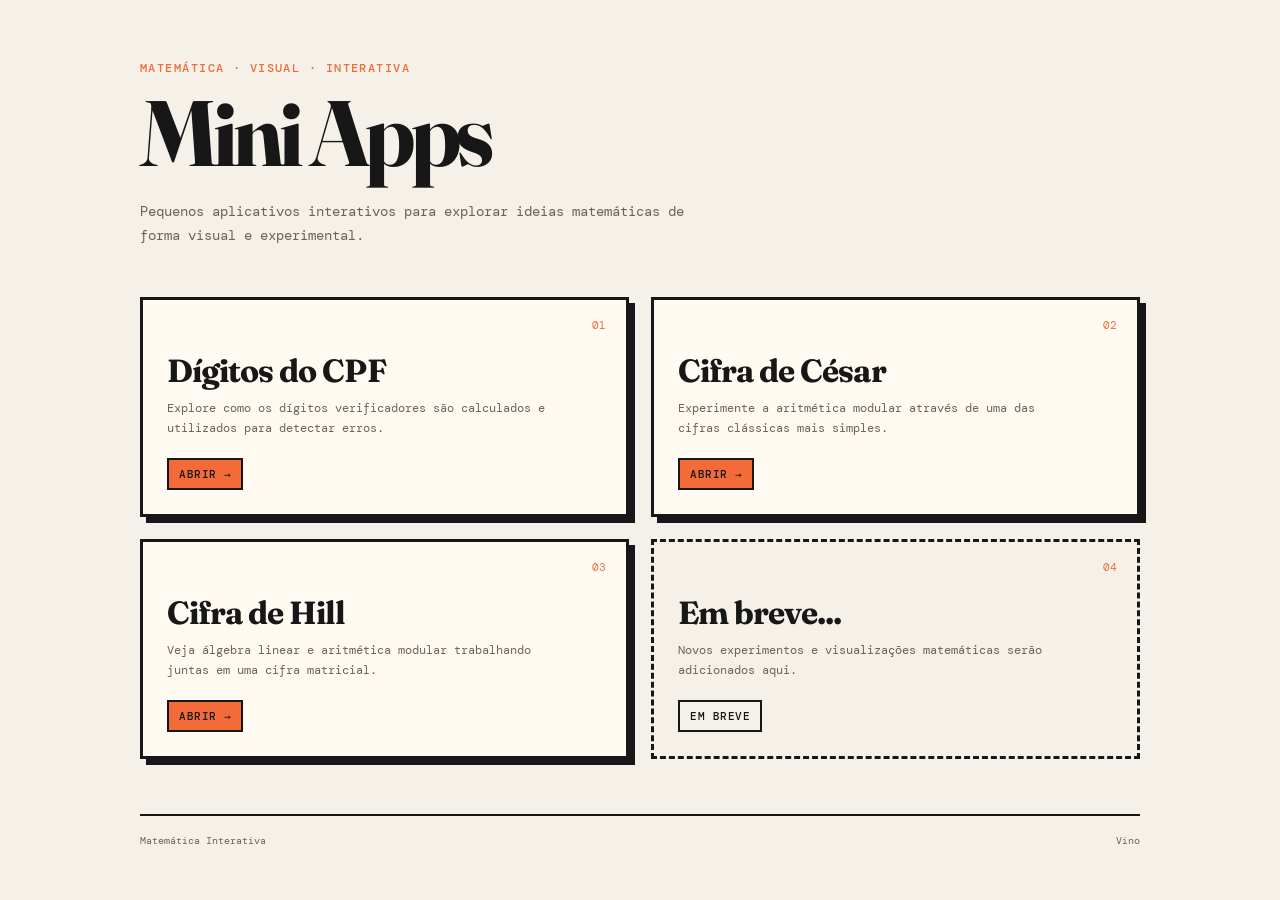
<file: index.html>
<!DOCTYPE html>
<html lang="pt-BR">
<head>
    <meta charset="UTF-8">
    <meta name="viewport" content="width=device-width, initial-scale=1.0">
    <title>Mini Apps de Matemática</title>
    <link rel="stylesheet" href="style.css">
</head>

<body>
    <main class="container">

        <header class="hero">
            <p class="eyebrow">MATEMÁTICA · VISUAL · INTERATIVA</p>
            <h1>Mini Apps</h1>
            <p class="intro">
                Pequenos aplicativos interativos para explorar ideias
                matemáticas de forma visual e experimental.
            </p>
        </header>

        <section class="apps">

            <a class="app-card" href="cpf/">
                <div class="app-number">01</div>
                <div class="app-content">
                    <h2>Dígitos do CPF</h2>
                    <p>
                        Explore como os dígitos verificadores são
                        calculados e utilizados para detectar erros.
                    </p>
                    <span class="open">ABRIR →</span>
                </div>
            </a>

            <a class="app-card" href="cypher/cesar/">
                <div class="app-number">02</div>
                <div class="app-content">
                    <h2>Cifra de César</h2>
                    <p>
                        Experimente a aritmética modular através
                        de uma das cifras clássicas mais simples.
                    </p>
                    <span class="open">ABRIR →</span>
                </div>
            </a>

            <a class="app-card" href="cypher/hill/">
                <div class="app-number">03</div>
                <div class="app-content">
                    <h2>Cifra de Hill</h2>
                    <p>
                        Veja álgebra linear e aritmética modular
                        trabalhando juntas em uma cifra matricial.
                    </p>
                    <span class="open">ABRIR →</span>
                </div>
            </a>

            <div class="app-card coming-soon">
                <div class="app-number">04</div>
                <div class="app-content">
                    <h2>Em breve...</h2>
                    <p>
                        Novos experimentos e visualizações
                        matemáticas serão adicionados aqui.
                    </p>
                    <span class="open">EM BREVE</span>
                </div>
            </div>

        </section>

        <footer>
            <span>Matemática Interativa</span>
            <span>Vino</span>
        </footer>

    </main>
</body>
</html>
</file>
<file: style.css>
@import url('https://fonts.googleapis.com/css2?family=DM+Mono:wght@400;500&family=Fraunces:opsz,wght@9..144,600;9..144,700&display=swap');

:root {
    --bg: #f5f0e8;
    --ink: #171717;
    --accent: #f26b38;
    --muted: #68645e;
    --border: 3px solid var(--ink);
}

* {
    box-sizing: border-box;
}

body {
    margin: 0;
    background: var(--bg);
    color: var(--ink);
    font-family: "DM Mono", monospace;
}

.container {
    width: min(1000px, calc(100% - 40px));
    margin: 0 auto;
    padding: 60px 0 35px;
}

/* ---------- Cabeçalho ---------- */

.hero {
    max-width: 700px;
    margin-bottom: 50px;
}

.eyebrow {
    margin: 0 0 15px;
    font-size: 0.75rem;
    font-weight: 500;
    letter-spacing: 0.12em;
    color: var(--accent);
}

h1 {
    margin: 0;
    font-family: "Fraunces", serif;
    font-size: clamp(3.2rem, 8vw, 5.8rem);
    line-height: 0.9;
    letter-spacing: -0.05em;
}

.intro {
    max-width: 580px;
    margin: 24px 0 0;
    font-size: 0.9rem;
    line-height: 1.7;
    color: var(--muted);
}

/* ---------- Cards ---------- */

.apps {
    display: grid;
    grid-template-columns: repeat(2, 1fr);
    gap: 22px;
}

.app-card {
    position: relative;
    display: flex;
    min-height: 220px;
    padding: 24px;
    border: var(--border);
    background: #fffaf2;
    color: var(--ink);
    text-decoration: none;
    box-shadow: 6px 6px 0 var(--ink);
    transition:
        transform 0.15s ease,
        box-shadow 0.15s ease;
}

.app-card:hover {
    transform: translate(3px, 3px);
    box-shadow: 3px 3px 0 var(--ink);
}

.app-number {
    position: absolute;
    top: 18px;
    right: 20px;
    font-size: 0.7rem;
    color: var(--accent);
}

.app-content {
    display: flex;
    flex-direction: column;
    align-items: flex-start;
    margin-top: auto;
}

h2 {
    margin: 0 0 12px;
    font-family: "Fraunces", serif;
    font-size: 2rem;
    line-height: 1;
    letter-spacing: -0.03em;
}

.app-content p {
    max-width: 390px;
    margin: 0 0 20px;
    color: var(--muted);
    font-size: 0.78rem;
    line-height: 1.6;
}

.open {
    display: inline-block;
    padding: 7px 10px;
    border: 2px solid var(--ink);
    background: var(--accent);
    color: var(--ink);
    font-size: 0.68rem;
    font-weight: 500;
    letter-spacing: 0.05em;
}

.coming-soon {
    cursor: default;
    background: transparent;
    box-shadow: none;
    border-style: dashed;
}

.coming-soon:hover {
    transform: none;
    box-shadow: none;
}

.coming-soon .open {
    background: transparent;
}

/* ---------- Rodapé ---------- */

footer {
    display: flex;
    justify-content: space-between;
    margin-top: 55px;
    padding-top: 18px;
    border-top: 2px solid var(--ink);
    font-size: 0.65rem;
    color: var(--muted);
}

/* ---------- Celular ---------- */

@media (max-width: 700px) {
    .container {
        width: min(100% - 28px, 600px);
        padding-top: 40px;
    }

    .hero {
        margin-bottom: 40px;
    }

    .apps {
        grid-template-columns: 1fr;
        gap: 18px;
    }

    .app-card {
        min-height: 200px;
        padding: 22px;
        box-shadow: 5px 5px 0 var(--ink);
    }

    h2 {
        font-size: 1.8rem;
    }

    footer {
        margin-top: 45px;
    }
}
</file>
